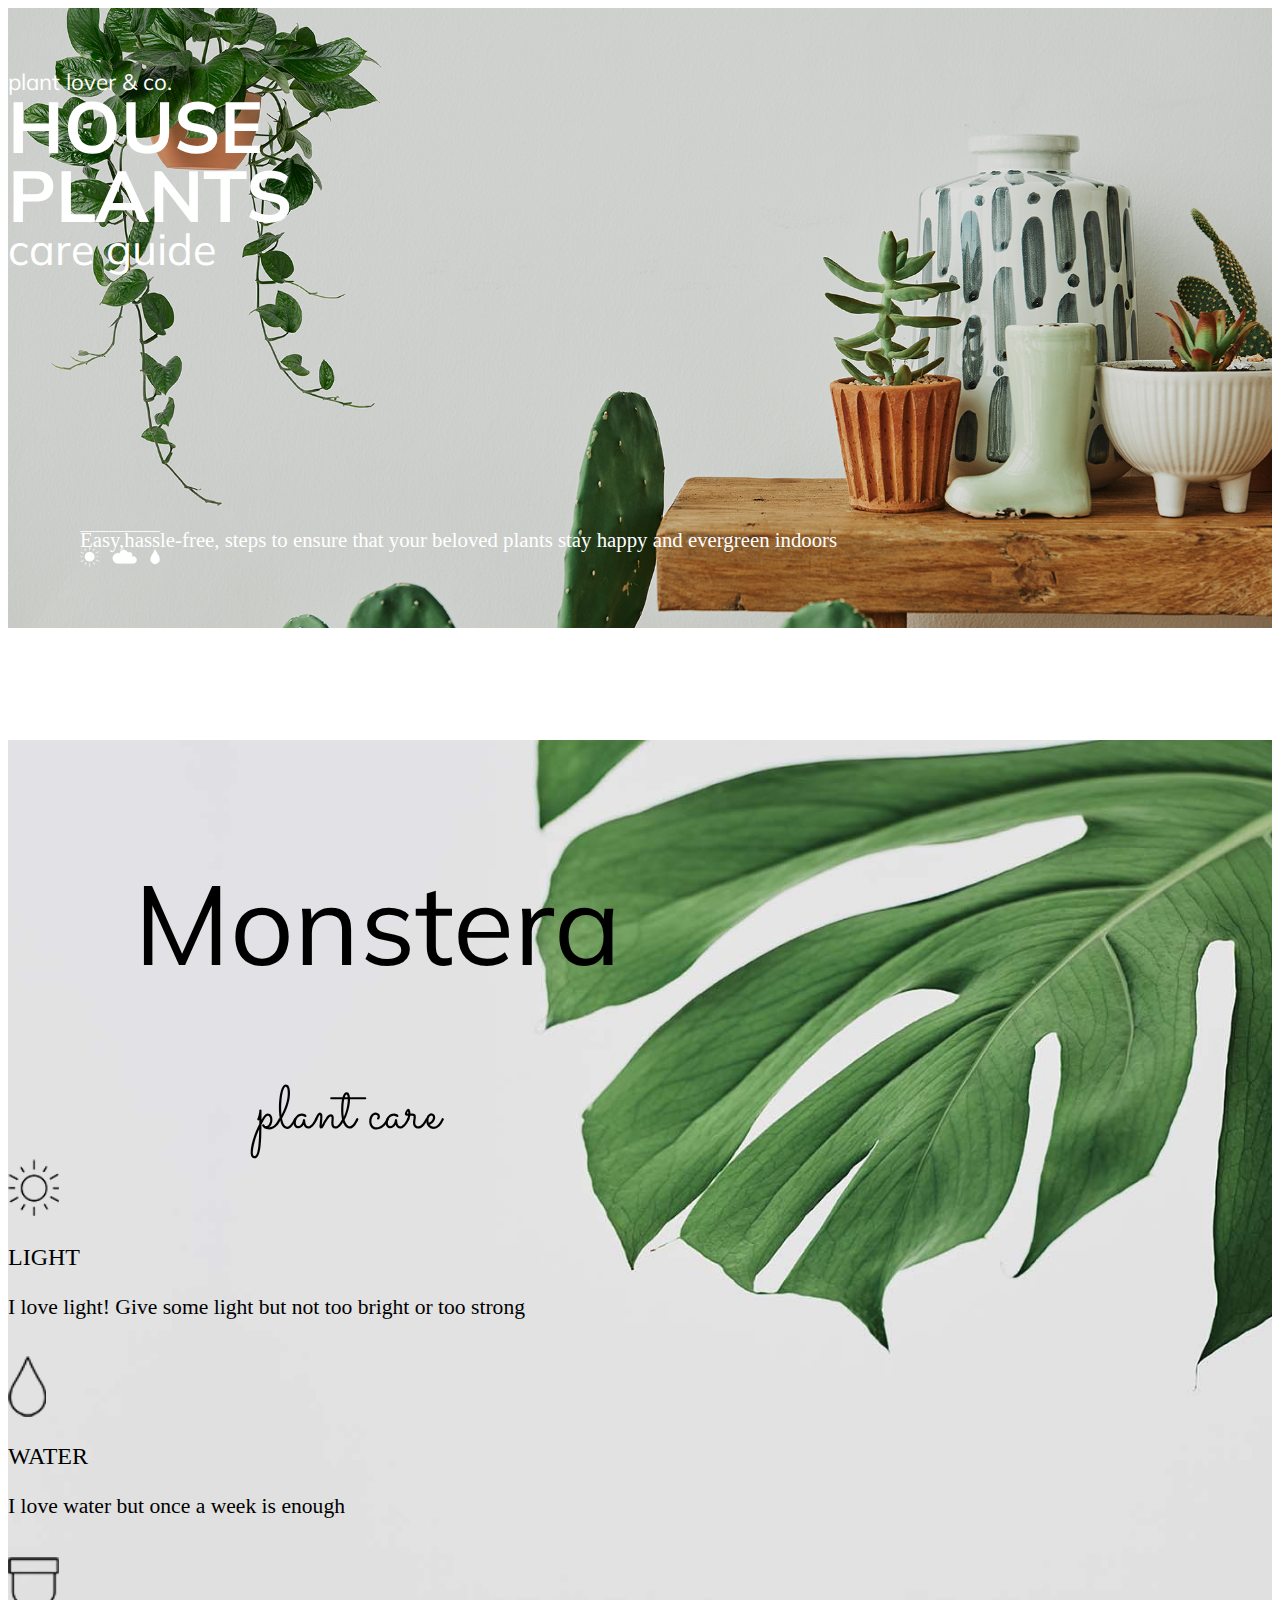
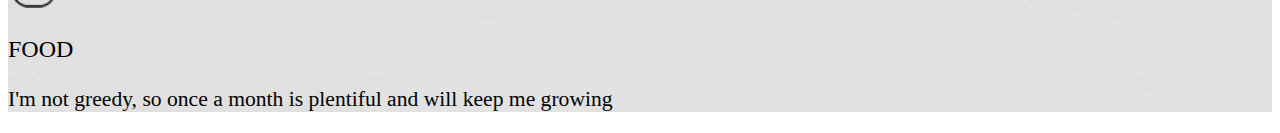
<file: index.html>
<!DOCTYPE html>
<html lang="en">

<head>
    <meta charset="UTF-8">
    <meta http-equiv="X-UA-Compatible" content="IE=edge">
    <meta name="viewport" content="width=device-width, initial-scale=1.0">
    <title>House Plant Care</title>
    <link href="https://cdn.jsdelivr.net/npm/bootstrap@5.3.0-alpha2/dist/css/bootstrap.min.css" rel="stylesheet"
        integrity="sha384-aFq/bzH65dt+w6FI2ooMVUpc+21e0SRygnTpmBvdBgSdnuTN7QbdgL+OapgHtvPp" crossorigin="anonymous">
    <link rel="stylesheet" href="css/Mycss.css">

    <style>
        @import url('https://fonts.googleapis.com/css2?family=Berkshire+Swash&family=Edu+NSW+ACT+Foundation&family=Mulish&family=Poppins&family=Sacramento&display=swap');

        @import url("https://cdn.jsdelivr.net/npm/bootstrap-icons@1.10.4/font/bootstrap-icons.css");

        .banner-1 {
            background-image: url(image/Banner1_Background.jpg);
        }
        .monstera-container {
            background-image: url(image/banner2_background.jpg);
        }
    </style>
</head>

<body>
    <section id="home">
        <div class="container-fluid banner-1 ">
            <div class="row">
                <div class="col-9">
                    <div class="banner-1-brand ms-auto ">
                        <p class="mybrand-header">plant lover & co.</p>
                        <p class="mybrand">HOUSE</p>
                        <p class="mybrand">PLANTS</p>
                        <p class="mybrand-footer">care guide</p>
                    </div>
                </div>
            </div>
            <div class="row">
                <div class="col-6">
                    <div class="banner-1-des">
                        <img class="banner-1-des-img1" src="image/Banner1_graphicElement2.png" alt="line">
                        <p>Easy,hassle-free, steps to ensure that your beloved plants stay happy and
                            evergreen indoors</p>
                        <img class="banner-1-des-img2" src="image/Banner1_graphicElement1.png" alt="icons">
                    </div>
                </div>
            </div>
        </div>
    </section>


    <!-- Section 2 -->
    <section id="monstera">
        <div class="container-fluid monstera-container">
            <div class="row">
                <div class="col-6">
                    <div>
                        <p class="monstera-tittle-1">Monstera</p>
                        <p class="monstera-tittle-2">plant care</p>
                    </div>
                </div>
            </div>
            <div class="row bg-white text-center">
                <div class="col-2 ms-auto">
                    <img class="monstera-icons-1" src="image/Banner2_graphicElement_light.png" alt="light image">
                    <p class="monstera-icons-tittle-1">LIGHT</p>
                    <P class="monstera-icons-des">I love light! Give some light but not too bright or too strong</P>
                </div>
                <div class="col-2">
                    <img class="monstera-icons-2" src="image/Banner2_graphicElement_drop.png" alt="Drop image">
                    <p class="monstera-icons-tittle-2">WATER</p>
                    <P class="monstera-icons-des">I love water but once a week is enough</P>
                </div>
                <div class="col-2 me-4">
                    <img class="monstera-icons-3" src="image/Banner2_graphicElement_Food.png" alt="Food image">
                    <p class="monstera-icons-tittle-3">FOOD</p>
                    <P class="monstera-icons-des">I'm not greedy, so once a month is plentiful and will keep me growing</P>
                </div>
            </div>

        </div>

    </section>




    <script src="https://cdn.jsdelivr.net/npm/bootstrap@5.3.0-alpha2/dist/js/bootstrap.bundle.min.js"
        integrity="sha384-qKXV1j0HvMUeCBQ+QVp7JcfGl760yU08IQ+GpUo5hlbpg51QRiuqHAJz8+BrxE/N"
        crossorigin="anonymous"></script>
</body>

</html>
</file>
<file: css/Mycss.css>
.banner-1,
 .monstera-container {
     background-position: center;
     background-size: cover;
     background-repeat: no-repeat;
 }

 .banner-1 {
     color: white;
 }

 .banner-1-brand {
     width: 50%;
     font-family: 'Mulish', sans-serif;
 }

 .banner-1-des {
     width: 75%;
 }

 .banner-1 .row {
     padding: 5% 0% 4% 0%;
 }

 .banner-1-brand p {
     margin: 0% auto 0% auto;
     line-height: 95%;
 }

 .mybrand {
     font-weight: 700;
 }

 .banner-1-des {
     margin-top: 10%;
 }

 .banner-1-des p,
 .banner-1-des-img1,
 .banner-1-des-img2 {
     margin: 0% auto 0% auto;
 }

 .banner-1-des-img1,
 .banner-1-des-img2 {
     position: relative;
 }

 /* monstera section */
 .monstera-tittle-1,
 .monstera-tittle-2 {
     position: relative;
     margin-left: 10%;
 }

 .monstera-tittle-1 {
     font-family: 'Mulish', sans-serif;
     top: 2em;
 }

 .monstera-tittle-2 {
     font-family: 'Sacramento', cursive;
     top: 1.6em;
     left: 2em;
 }

 .monstera-icons-1,
 .monstera-icons-3,
 .monstera-icons-tittle-1,
 .monstera-icons-tittle-3 {
     margin-top: 1em;
 }

 .monstera-icons-2,
 .monstera-icons-tittle-2 {
     margin-top: .9em;
 }

 .monstera-icons-tittle-1,
 .monstera-icons-tittle-2,
 .monstera-icons-tittle-3 {
     font-weight: 500;
 }



 @media (max-width:576px) {
     .mybrand {
         font-size: 1.8rem;
     }

     .mybrand-header {
         font-size: .57em;
     }

     .mybrand-footer {
         font-size: 1.15em;
     }

     .banner-1-des {
         margin-left: 1.8em;
     }

     .banner-1-des p {
         font-size: .6em;
     }

     .banner-1-des-img1 {
         width: 2em;
         top: .5em;
     }

     .banner-1-des-img2 {
         width: 1.9em;
         bottom: .4em;
     }

     /* monstera section */
     .monstera-tittle-1 {
         font-size: 2.2em;
     }

     .monstera-tittle-2 {
         font-size: 1.6em;
     }

     .monstera-icons-1,
     .monstera-icons-3 {
         width: 1.1em;
     }

     .monstera-icons-2 {
         width: .9em;
     }

     .monstera-icons-tittle-1,
     .monstera-icons-tittle-2,
     .monstera-icons-tittle-3 {
         font-size: .5em;
     }

     .monstera-icons-des {
         font-size: .45em;
     }

 }

 @media (min-width:576px) and (max-width:768px) {
     .mybrand {
         font-size: 2.8rem;
     }

     .mybrand-header {
         font-size: .75em;
     }

     .mybrand-footer {
         font-size: 1.45em;
     }

     .banner-1-des {
         margin-left: 2em;
     }

     .banner-1-des p {
         font-size: .85em;
     }

     .banner-1-des-img1 {
         width: 2.9em;
         top: .5em;
     }

     .banner-1-des-img2 {
         width: 2.9em;
         bottom: .4em;
     }


     /* monstera section */
     .monstera-tittle-1 {
         font-size: 3em;
         top: 1.6em;
     }

     .monstera-tittle-2 {
         font-size: 1.9em;
         top: 1.5em;
     }

     .monstera-icons-1,
     .monstera-icons-3 {
         width: 1.6em;
     }

     .monstera-icons-2 {
         width: 1.2em;
     }

     .monstera-icons-tittle-1,
     .monstera-icons-tittle-2,
     .monstera-icons-tittle-3 {
         font-size: .75em;
     }

     .monstera-icons-des {
         font-size: .62em;
     }
 }

 @media (min-width:768px) and (max-width:992px) {
     .mybrand {
         font-size: 3.5rem;

     }

     .mybrand-header {
         font-size: 1em;
     }

     .mybrand-footer {
         font-size: 2em;
     }

     .banner-1-des {
         margin-left: 2.5em;
     }

     .banner-1-des p {
         font-size: 1em;
     }

     .banner-1-des-img1 {
         width: 3.5em;
         top: .5em;
     }

     .banner-1-des-img2 {
         width: 3.5em;
         bottom: .4em;
     }

     /* monstera section */
     .monstera-tittle-1 {
         font-size: 3.7em;
         top: 1.4em;
     }

     .monstera-tittle-2 {
         font-size: 2.1em;
         top: 1.48em;
     }

     .monstera-icons-1,
     .monstera-icons-3 {
         width: 1.8em;
     }

     .monstera-icons-2 {
         width: 1.3em;
     }

     .monstera-icons-tittle-1,
     .monstera-icons-tittle-2,
     .monstera-icons-tittle-3 {
         font-size: .88em;
     }

     .monstera-icons-des {
         font-size: .8em;
     }
 }

 @media (min-width:992px) and (max-width:1200px) {

     .mybrand {
         font-size: 4rem;

     }

     .mybrand-header {
         font-size: 1.25em;
     }

     .mybrand-footer {
         font-size: 2.35em;
     }

     .banner-1-des {
         margin-left: 3.5em;
     }

     .banner-1-des p {
         font-size: 1.1em;
     }

     .banner-1-des-img1 {
         width: 4em;
         top: .5em;
     }

     .banner-1-des-img2 {
         width: 4em;
         bottom: .4em;
     }


     /* monstera section */
     .monstera-tittle-1 {
         font-size: 5em;
         top: 1.2em;
     }

     .monstera-tittle-2 {
         font-size: 2.7em;
         top: 1.38em;
     }

     .monstera-icons-1,
     .monstera-icons-3 {
         width: 2.5em;
     }

     .monstera-icons-2 {
         width: 1.7em;
     }

     .monstera-icons-tittle-1,
     .monstera-icons-tittle-2,
     .monstera-icons-tittle-3 {
         font-size: 1em;
     }

     .monstera-icons-des {
         font-size: .9em;
     }
 }

 @media (min-width:1200px) and (max-width:1400px) {
     .mybrand {
         font-size: 4.5rem;

     }

     .mybrand-header {
         font-size: 1.4em;
     }

     .mybrand-footer {
         font-size: 2.7em;
     }

     .banner-1-des {
         margin-left: 4.5em;
     }

     .banner-1-des p {
         font-size: 1.3em;
     }

     .banner-1-des-img1 {
         width: 5em;
         top: .5em;
     }

     .banner-1-des-img2 {
         width: 5em;
         bottom: .4em;
     }

     /* monstera section */
     .monstera-tittle-1 {
         font-size: 7em;
         top: 1em;
     }

     .monstera-tittle-2 {
         font-size: 3.8em;
         top: 1.28em;
     }

     .monstera-icons-1,
     .monstera-icons-3 {
         width: 3.2em;
     }

     .monstera-icons-2 {
         width: 2.4em;
     }

     .monstera-icons-tittle-1,
     .monstera-icons-tittle-2,
     .monstera-icons-tittle-3 {
         font-size: 1.5em;
     }

     .monstera-icons-des {
         font-size: 1.35em;
     }
 }

 @media (min-width:1400px) {
     .mybrand {
         font-size: 7em;
     }

     .mybrand-header {
         font-size: 2.2em;
     }

     .mybrand-footer {
         font-size: 4em;
     }

     .banner-1-des {
         margin-left: 5em;
     }

     .banner-1-des p {
         font-size: 1.9em;
     }

     .banner-1-des-img1 {
         width: 20%;
         top: .5em;
     }

     .banner-1-des-img2 {
         width: 20%;
         bottom: -0.9em;
     }


     /* monstera section */
     .monstera-tittle-1 {
        margin-top: 15%;
         font-size: 8em;
         top: 1em;
     }

     .monstera-tittle-2 {
         font-size: 4em;
         top: 1.28em;
     }

     .monstera-icons-1,
     .monstera-icons-3 {
         width: 3.8em;
         margin-top: 10%;
     }

     .monstera-icons-2 {
         width: 2.9em;
         margin-top: 10%;
     }

     .monstera-icons-tittle-1,
     .monstera-icons-tittle-2,
     .monstera-icons-tittle-3 {
         font-size: 2em;
     }

     .monstera-icons-des {
         font-size: 1.8em;
     }
 }
</file>
